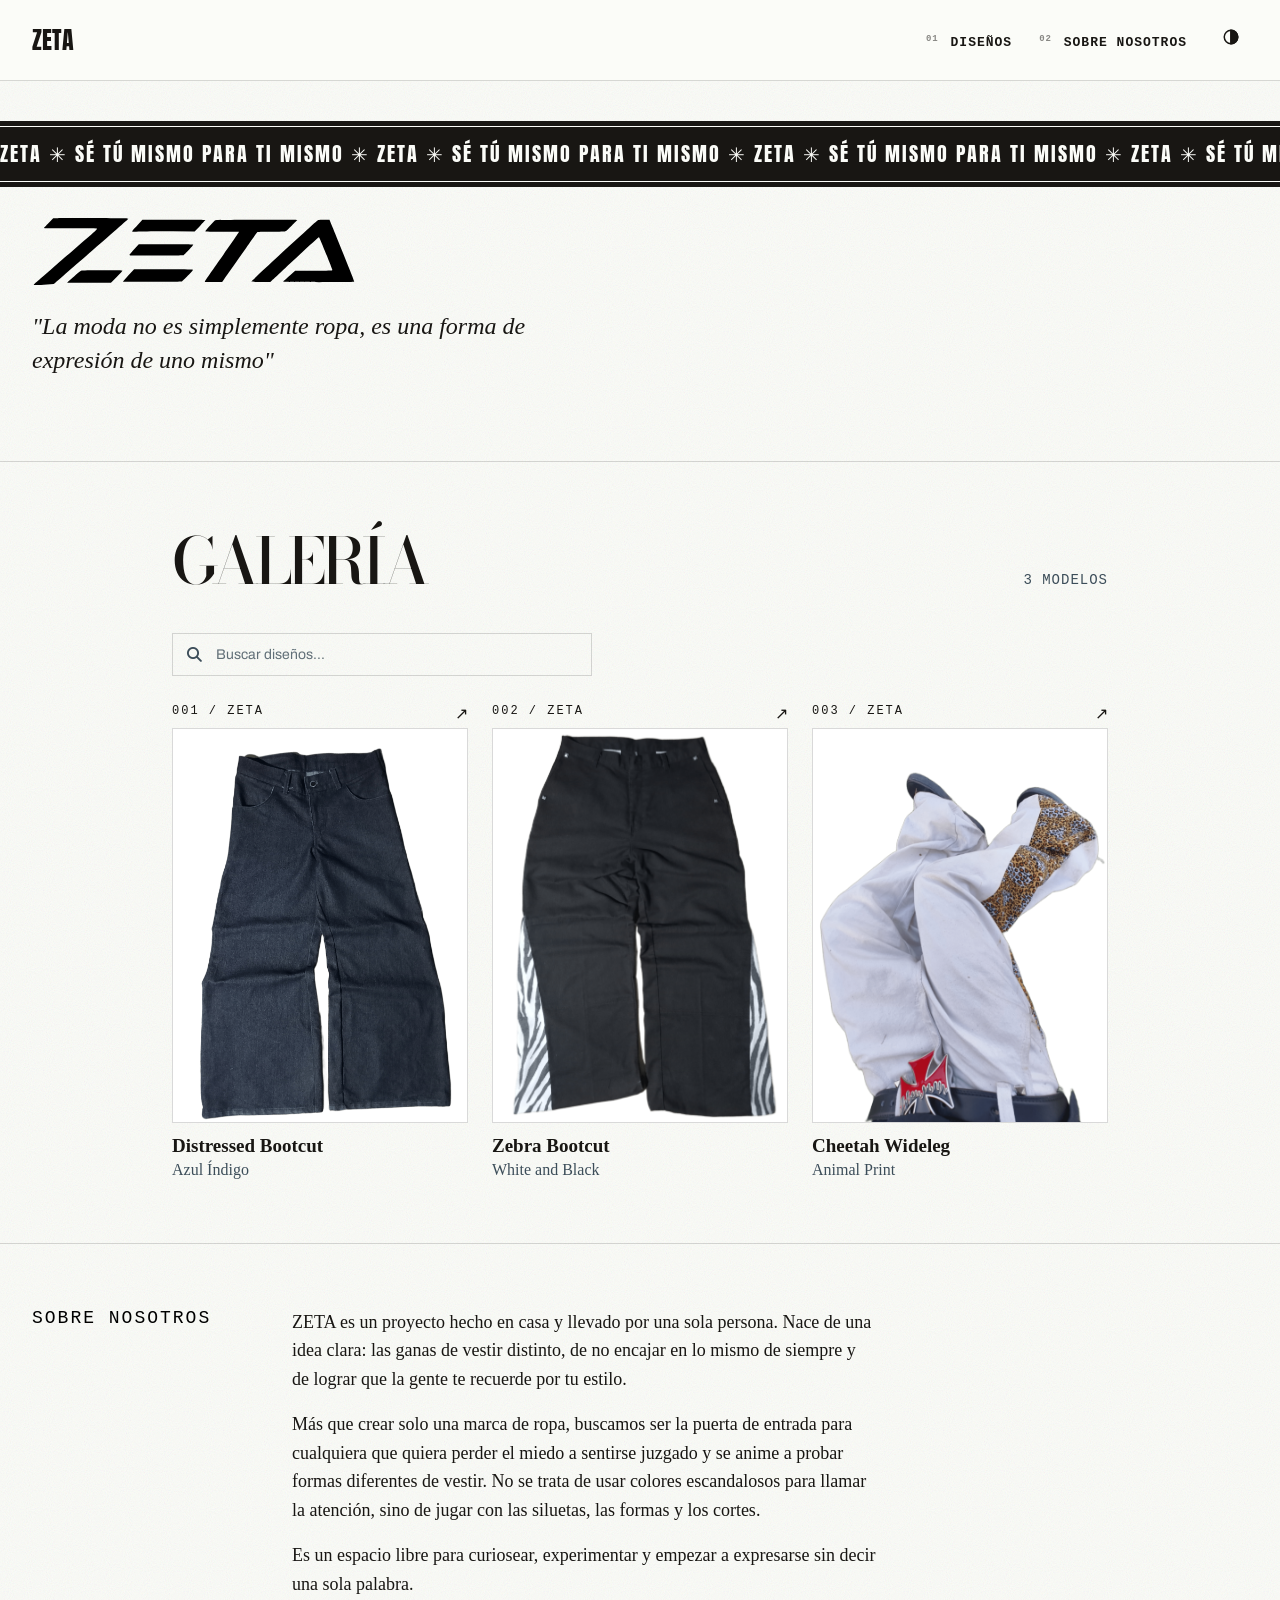
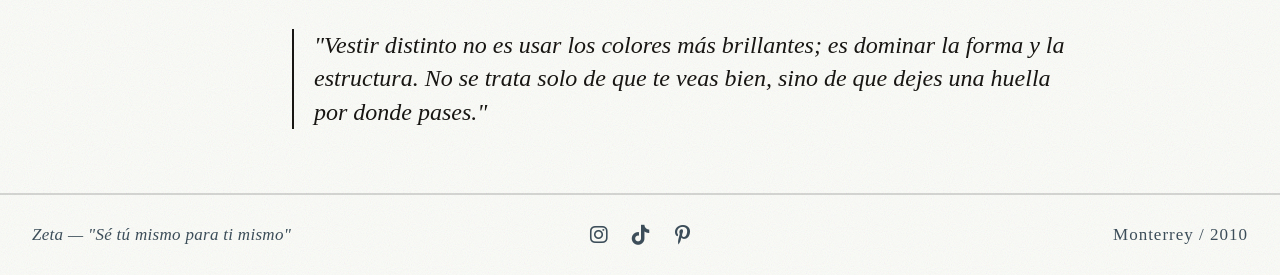
<file: index.html>
<!DOCTYPE html>
<html lang="es">
<head>
  <meta charset="UTF-8">
  <meta name="viewport" content="width=device-width, initial-scale=1.0">
  <title>ZETA | Galería</title>
  <link rel="preconnect" href="https://fonts.googleapis.com">
  <link rel="preconnect" href="https://fonts.gstatic.com" crossorigin>
  <link rel="stylesheet" href="https://fonts.googleapis.com/css2?family=Anton&family=Archivo:wght@400;500;600&display=swap">
  <link rel="stylesheet" href="estilo.css">
  <link rel="stylesheet" href="https://cdnjs.cloudflare.com/ajax/libs/font-awesome/6.5.1/css/all.min.css">
  <link href="https://fonts.googleapis.com/css2?family=Bodoni+Moda:wght@400;500;600;700&display=swap" rel="stylesheet">
</head>
<body id="inicio">
    <!-- Navegación -->
<nav class="wrap">
        <a href="#inicio" class="brandmark" aria-label="Volver al inicio">ZETA</a>
        <div>
            <a href="#galeria" class="nav-link">
                <sup>01</sup> Diseños
            </a>
            <a href="#marca" class="nav-link">
                <sup>02</sup> Sobre nosotros
            </a>
            <button id="theme-toggle" class="theme-btn" aria-label="Cambiar modo de color">
                <svg class="icon-theme" viewBox="0 0 24 24" fill="none" stroke="currentColor" stroke-width="2">
                    <circle cx="12" cy="12" r="9" />
                    <path d="M12 3v18" />
                    <path d="M12 3a9 9 0 0 1 0 18V3z" fill="currentColor" class="eclipse-shade" />
                </svg>
            </button>
        </div>
    </nav>
<header class="hero">
<!-- CINTA EDITORIAL ZETA -->
<div class="cinta">
    <div class="cinta-track">
        <span>
            ZETA ✳ SÉ TÚ MISMO PARA TI MISMO ✳
            ZETA ✳ SÉ TÚ MISMO PARA TI MISMO ✳
            ZETA ✳ SÉ TÚ MISMO PARA TI MISMO ✳
            ZETA ✳ SÉ TÚ MISMO PARA TI MISMO ✳
        </span>
        <span aria-hidden="true">
            ZETA ✳ SÉ TÚ MISMO PARA TI MISMO ✳
            ZETA ✳ SÉ TÚ MISMO PARA TI MISMO ✳
            ZETA ✳ SÉ TÚ MISMO PARA TI MISMO ✳
            ZETA ✳ SÉ TÚ MISMO PARA TI MISMO ✳
        </span>
    </div>
</div>
  <div class="wrap">
    <img class="logo" src="Imágenes zeta/Logo-Zeta-N-2.svg" alt="Logo Zeta">
    <p>"La moda no es simplemente ropa, es una forma de expresión de uno mismo"</p>
  </div>
</header>
<!-- Contenido -->
<main>
  <section id="galeria">
    <div class="wrap">
      <div class="section-head">
        <h2>Galería</h2>
        <span id="modelos-count">3 modelos</span>
      </div>
      <div class="buscador">
        <i class="fa-solid fa-magnifying-glass" aria-hidden="true"></i>
        <input type="search" id="buscarPrenda" placeholder="Buscar diseños..." aria-label="Buscar prendas por nombre o descripción">
      </div>
      <p id="sin-resultados" class="sin-resultados" hidden>
        No se encontraron diseños.
      </p>
      <div class="galeria">
        <a class="tarjeta" href="indigo.html">
          <img class="foto" src="Imágenes zeta/Indigo/IndigoFrente.png" alt="Distressed Bootcut azul índigo">
          <div class="nombre">Distressed Bootcut</div>
          <div class="detalle">Azul Índigo</div>
        </a>
        <a class="tarjeta" href="zebra.html">
          <img class="foto" src="Imágenes zeta/Negro/NegroFrente (1).png" alt="Zebra Bootcut blanco y negro">
          <div class="nombre">Zebra Bootcut</div>
          <div class="detalle">White and Black</div>
        </a>
        <a class="tarjeta">
          <img class="foto" src="Imágenes zeta/Cheetah/CheetahFrente (1).png" alt="Cheetah Wideleg animal print">
          <div class="nombre">Cheetah Wideleg</div>
          <div class="detalle">Animal Print</div>
        </a>
      </div>
    </div>
  </section>
  <section id="marca">
    <div class="wrap marca-grid">
      <div class="label">Sobre nosotros</div>
      <div>
        <p>ZETA es un proyecto hecho en casa y llevado por una sola persona. Nace de una idea clara: las ganas de vestir distinto, de no encajar en lo mismo de siempre y de lograr que la gente te recuerde por tu estilo.</p>
        <p>Más que crear solo una marca de ropa, buscamos ser la puerta de entrada para cualquiera que quiera perder el miedo a sentirse juzgado y se anime a probar formas diferentes de vestir. No se trata de usar colores escandalosos para llamar la atención, sino de jugar con las siluetas, las formas y los cortes.</p>
        <p>Es un espacio libre para curiosear, experimentar y empezar a expresarse sin decir una sola palabra.</p>
        <p>"Vestir distinto no es usar los colores más brillantes; es dominar la forma y la estructura. No se trata solo de que te veas bien, sino de que dejes una huella por donde pases."</p>
      </div>
    </div>
  </section>
</main>
<footer>
  <div class="wrap footer-contenido">
    <span>Zeta — "Sé tú mismo para ti mismo"</span>
    <div class="redes-sociales" aria-label="Redes sociales de ZETA">
      <a href="https://www.instagram.com/zet1taa/" target="_blank" rel="noopener noreferrer" aria-label="Instagram" title="Instagram">
        <i class="fa-brands fa-instagram" aria-hidden="true"></i>
      </a>
      <a href="https://www.tiktok.com/@zet1taa" target="_blank" rel="noopener noreferrer" aria-label="TikTok" title="TikTok">
        <i class="fa-brands fa-tiktok" aria-hidden="true"></i>
      </a>
      <a href="https://mx.pinterest.com/zetaeem/" target="_blank" rel="noopener noreferrer" aria-label="Pinterest" title="Pinterest">
        <i class="fa-brands fa-pinterest-p" aria-hidden="true"></i>
      </a>
    </div>
    <span>Monterrey / 2010</span>
  </div>
</footer>
<script src="main.js" defer></script>
</body>
</html>
</file>
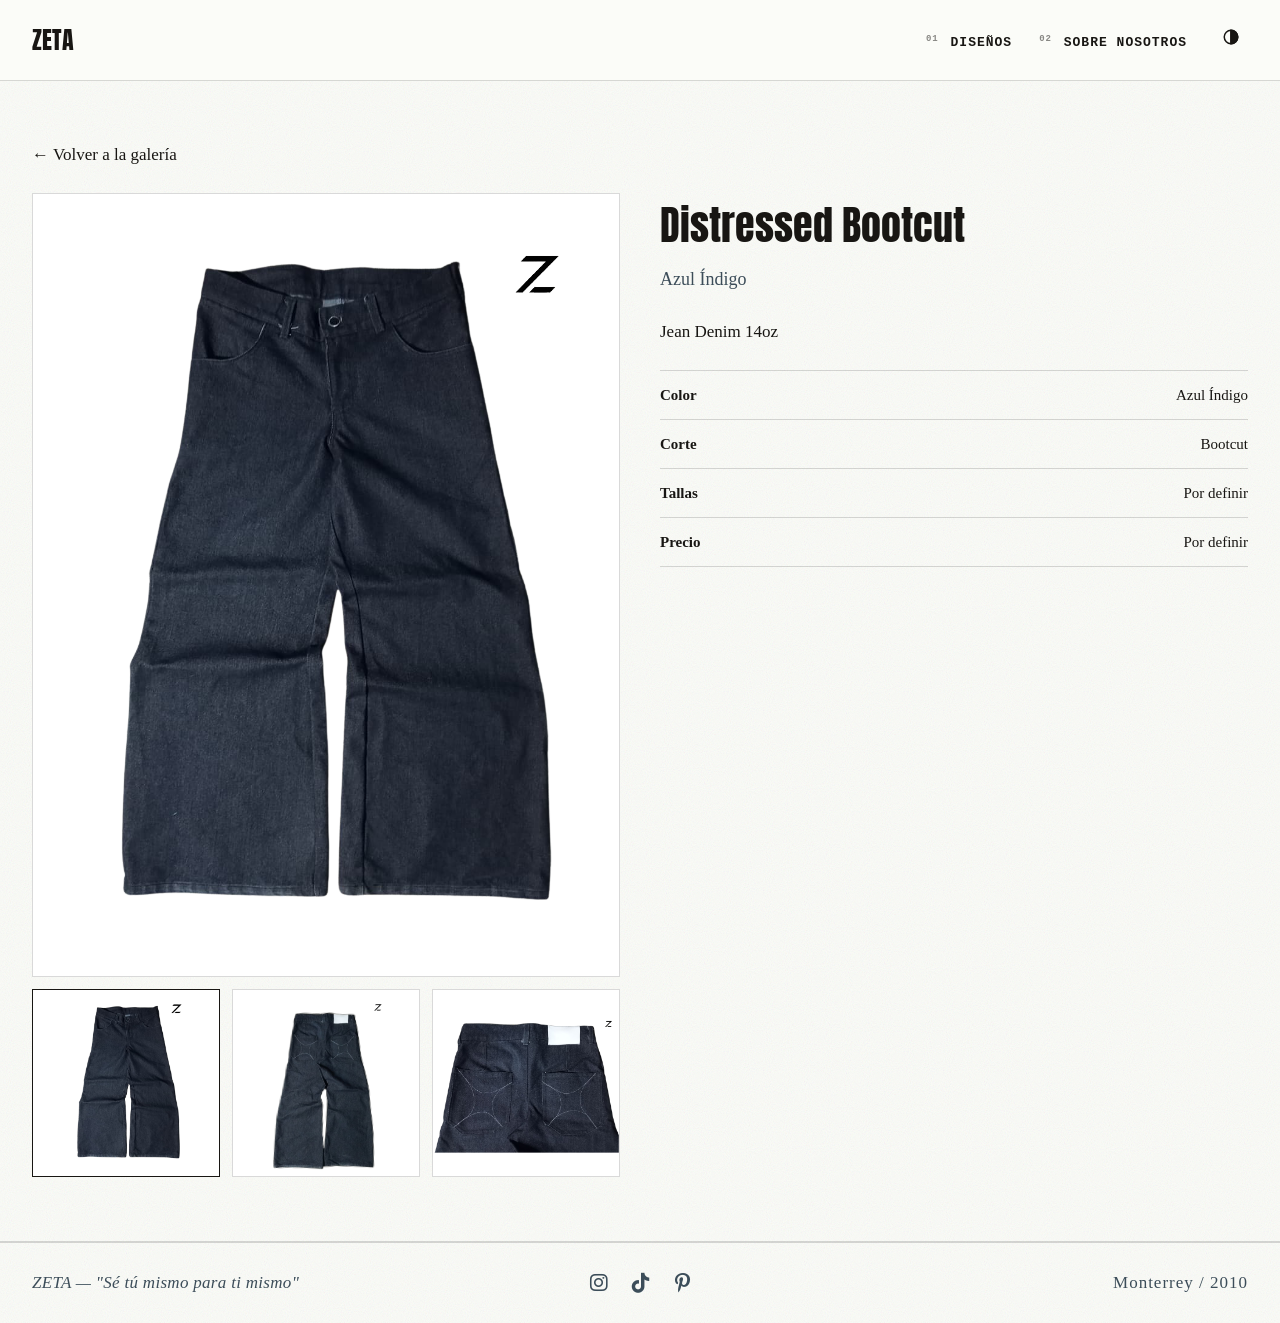
<file: indigo.html>
<!DOCTYPE html>
<html lang="es">
<head>
  <meta charset="UTF-8">
  <meta name="viewport" content="width=device-width, initial-scale=1.0">
  <title>ZETA — Distressed Bootcut</title>
  <link rel="preconnect" href="https://fonts.googleapis.com">
  <link rel="preconnect" href="https://fonts.gstatic.com" crossorigin>
  <link rel="stylesheet" href="https://fonts.googleapis.com/css2?family=Anton&family=Archivo:wght@400;500;600&display=swap">
  <link rel="stylesheet" href="estilo.css">
  <!-- Iconos de redes sociales -->
  <link rel="stylesheet" href="https://cdnjs.cloudflare.com/ajax/libs/font-awesome/6.5.1/css/all.min.css">
</head>
<body>
<!-- Navegación -->
<nav class="wrap">
    <a href="index.html#inicio" class="brandmark" aria-label="Volver al inicio">
        ZETA
    </a>
    <div>
        <a href="index.html#galeria" class="nav-link">
            <sup>01</sup> Diseños
        </a>
        <a href="index.html#marca" class="nav-link">
            <sup>02</sup> Sobre nosotros
        </a>
        <button id="theme-toggle" class="theme-btn" aria-label="Cambiar modo de color">
            <svg class="icon-theme" viewBox="0 0 24 24" fill="none" stroke="currentColor" stroke-width="2">
                <circle cx="12" cy="12" r="9" />
                <path d="M12 3v18" />
                <path d="M12 3a9 9 0 0 1 0 18V3z" fill="currentColor" class="eclipse-shade" />
            </svg>
        </button>
    </div>
</nav>
<!-- Contenido -->
<main>
  <section>
    <div class="wrap">
      <a class="volver" href="index.html#galeria">
        ← Volver a la galería
      </a>
      <div class="detalle-grid">
        <div class="visor">
          <img class="foto" id="foto-principal" src="Imágenes zeta/Indigo/Delantero Bootcut.svg" alt="Distressed Bootcut azul índigo, frente">
          <!-- Vistas de la prenda -->
          <div class="miniaturas">
            <button type="button" class="activa" data-src="Imágenes zeta/Indigo/Delantero Bootcut.svg" data-alt="Distressed Bootcut azul índigo, frente">
              <img class="foto" src="Imágenes zeta/Indigo/Delantero Bootcut.svg" alt="Frente">
            </button>
            <button type="button" data-src="Imágenes zeta/Indigo/Trasero Bootcut.svg" data-alt="Distressed Bootcut azul índigo, espalda">
              <img class="foto" src="Imágenes zeta/Indigo/Trasero Bootcut.svg" alt="Espalda">
            </button>
            <button type="button" data-src="Imágenes zeta/Indigo/Bolsas Bootcut.svg" data-alt="Detalle de los bolsillos traseros con costura en forma de estrella">
              <img class="foto" src="Imágenes zeta/Indigo/Bolsas Bootcut.svg" alt="Detalle bolsillos">
            </button>
          </div>
        </div>
        <div>
          <h1>Distressed Bootcut</h1>
          <p class="color">Azul Índigo</p>
          <p class="desc">Jean Denim 14oz</p>
          <ul class="datos">
            <li>
              <span>Color</span>
              <span>Azul Índigo</span>
            </li>
            <li>
              <span>Corte</span>
              <span>Bootcut</span>
            </li>
            <li>
              <span>Tallas</span>
              <span>Por definir</span>
            </li>
            <li>
              <span>Precio</span>
              <span>Por definir</span>
            </li>
          </ul>
        </div>
      </div>
    </div>
  </section>
</main>
<!-- Footer y redes sociales -->
<footer>
  <div class="wrap footer-contenido">
    <span>ZETA — "Sé tú mismo para ti mismo"</span>
    <div class="redes-sociales" aria-label="Redes sociales de ZETA">
      <a href="https://www.instagram.com/zet1taa/" target="_blank" rel="noopener noreferrer" aria-label="Instagram" title="Instagram">
        <i class="fa-brands fa-instagram" aria-hidden="true"></i>
      </a>
      <a href="https://www.tiktok.com/@zet1taa" target="_blank" rel="noopener noreferrer" aria-label="TikTok" title="TikTok">
        <i class="fa-brands fa-tiktok" aria-hidden="true"></i>
      </a>
      <a href="https://mx.pinterest.com/zetaeem/" target="_blank" rel="noopener noreferrer" aria-label="Pinterest" title="Pinterest">
        <i class="fa-brands fa-pinterest-p" aria-hidden="true"></i>
      </a>
    </div>
    <span>Monterrey / 2010</span>
  </div>
</footer>
<script src="main.js" defer></script>
</body>
</html>
</file>
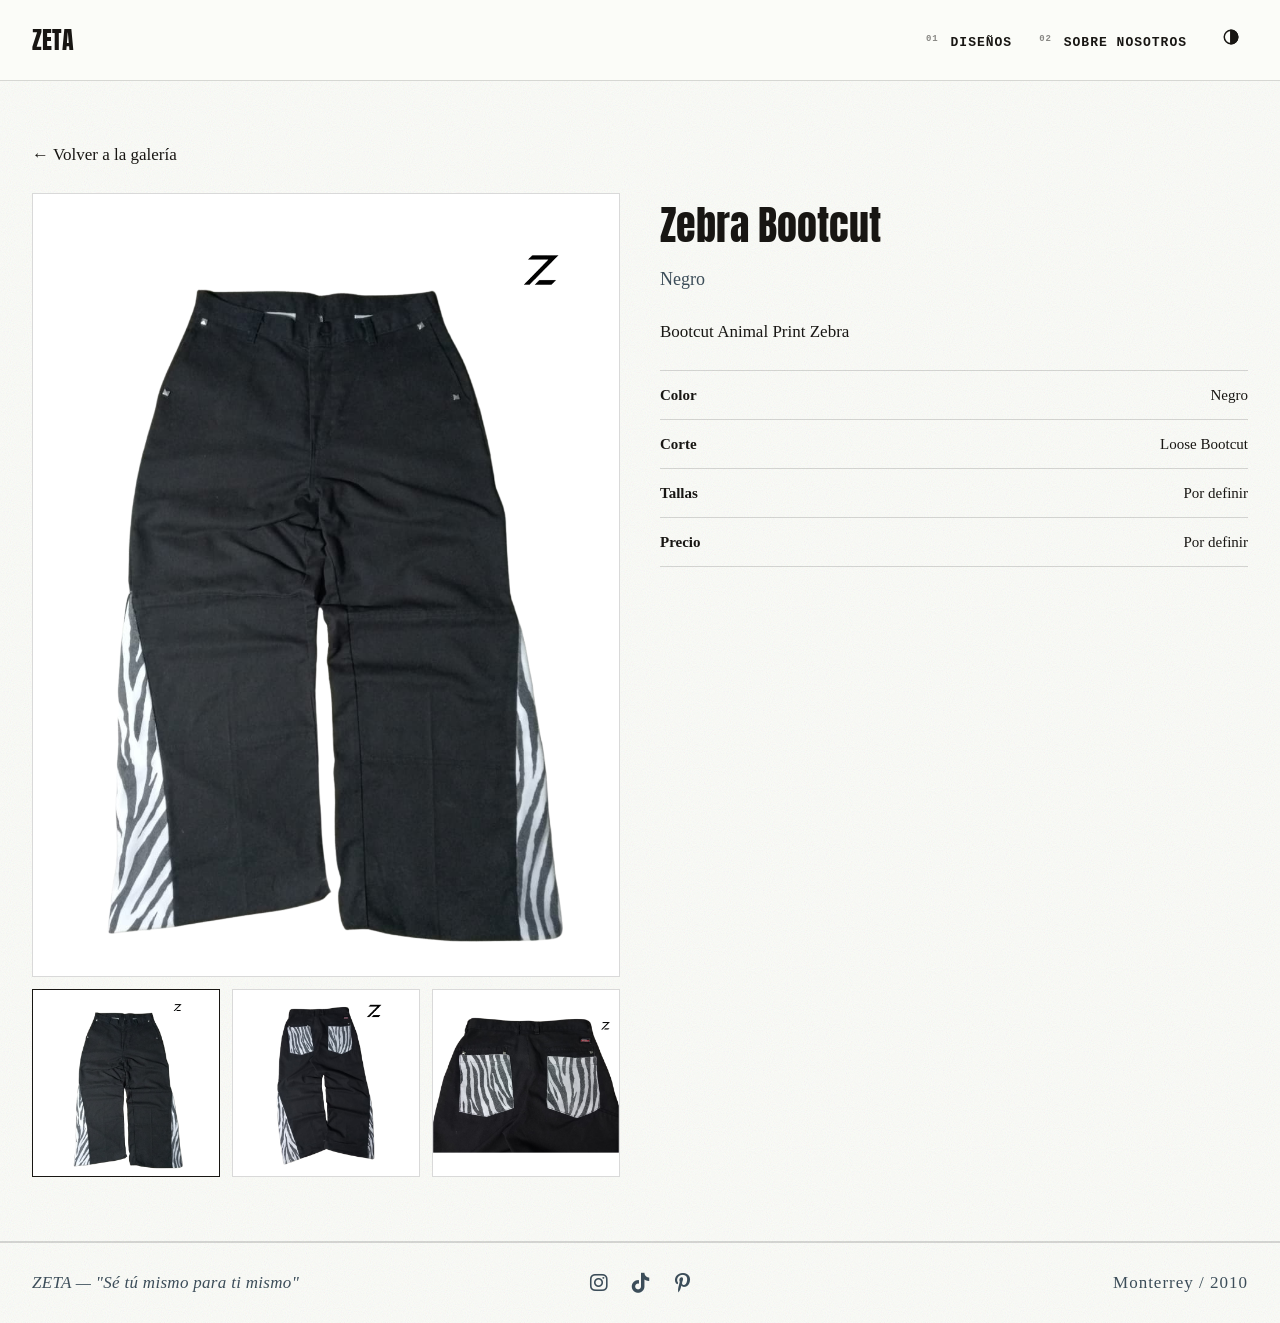
<file: zebra.html>
<!DOCTYPE html>
<html lang="es">
<head>
  <meta charset="UTF-8">
  <meta name="viewport" content="width=device-width, initial-scale=1.0">
  <title>ZETA — Zebra Bootcut</title>
  <link rel="preconnect" href="https://fonts.googleapis.com">
  <link rel="preconnect" href="https://fonts.gstatic.com" crossorigin>
  <link rel="stylesheet" href="https://fonts.googleapis.com/css2?family=Anton&family=Archivo:wght@400;500;600&display=swap">
  <link rel="stylesheet" href="estilo.css">
  <!-- Iconos de redes sociales -->
  <link rel="stylesheet" href="https://cdnjs.cloudflare.com/ajax/libs/font-awesome/6.5.1/css/all.min.css">
</head>
<body>
<!-- Navegación -->
<nav class="wrap">
    <a href="index.html#inicio" class="brandmark" aria-label="Volver al inicio">
        ZETA
    </a>
    <div>
        <a href="index.html#galeria" class="nav-link">
            <sup>01</sup> Diseños
        </a>
        <a href="index.html#marca" class="nav-link">
            <sup>02</sup> Sobre nosotros
        </a>
        <button id="theme-toggle" class="theme-btn" aria-label="Cambiar modo de color">
            <svg class="icon-theme" viewBox="0 0 24 24" fill="none" stroke="currentColor" stroke-width="2">
                <circle cx="12" cy="12" r="9" />
                <path d="M12 3v18" />
                <path d="M12 3a9 9 0 0 1 0 18V3z" fill="currentColor" class="eclipse-shade" />
            </svg>
        </button>
    </div>
</nav>
<!-- Contenido -->
<main>
  <section>
    <div class="wrap">
      <a class="volver" href="index.html#galeria">
        ← Volver a la galería
      </a>
      <div class="detalle-grid">
        <div class="visor">
          <img class="foto" id="foto-principal" src="Imágenes zeta/Negro/DelanteroZebra.svg" alt="Zebra, frente">
          <!-- Vistas de la prenda -->
          <div class="miniaturas">
            <button type="button" class="activa" data-src="Imágenes zeta/Negro/DelanteroZebra.svg" data-alt="Zebra, frente">
              <img class="foto" src="Imágenes zeta/Negro/DelanteroZebra.svg" alt="Frente">
            </button>
            <button type="button" data-src="Imágenes zeta/Negro/TraseroZebra.svg" data-alt="Zebra, espalda">
              <img class="foto" src="Imágenes zeta/Negro/TraseroZebra.svg" alt="Espalda">
            </button>
            <button type="button" data-src="Imágenes zeta/Negro/BolsasZebra.svg" data-alt="Zebra, bolsillos">
              <img class="foto" src="Imágenes zeta/Negro/BolsasZebra.svg" alt="Detalle bolsillos">
            </button>
          </div>
        </div>
        <div>
          <h1>Zebra Bootcut</h1>
          <p class="color">Negro</p>
          <p class="desc">Bootcut Animal Print Zebra</p>
          <ul class="datos">
            <li>
              <span>Color</span>
              <span>Negro</span>
            </li>
            <li>
              <span>Corte</span>
              <span>Loose Bootcut</span>
            </li>
            <li>
              <span>Tallas</span>
              <span>Por definir</span>
            </li>
            <li>
              <span>Precio</span>
              <span>Por definir</span>
            </li>
          </ul>
        </div>
      </div>
    </div>
  </section>
</main>
<!-- Footer y redes sociales -->
<footer>
  <div class="wrap footer-contenido">
    <span>ZETA — "Sé tú mismo para ti mismo"</span>
    <div class="redes-sociales" aria-label="Redes sociales de ZETA">
      <a href="https://www.instagram.com/zet1taa/" target="_blank" rel="noopener noreferrer" aria-label="Instagram" title="Instagram">
        <i class="fa-brands fa-instagram" aria-hidden="true"></i>
      </a>
      <a href="https://www.tiktok.com/@zet1taa" target="_blank" rel="noopener noreferrer" aria-label="TikTok" title="TikTok">
        <i class="fa-brands fa-tiktok" aria-hidden="true"></i>
      </a>
      <a href="https://mx.pinterest.com/zetaeem/" target="_blank" rel="noopener noreferrer" aria-label="Pinterest" title="Pinterest">
        <i class="fa-brands fa-pinterest-p" aria-hidden="true"></i>
      </a>
    </div>
    <span>Monterrey / 2010</span>
  </div>
</footer>
<script src="main.js" defer></script>
</body>
</html>
</file>
<file: estilo.css>
/* Variables y colores */

:root {
    --bone: #FBFCF8;
    --ink: #181613;
    --black: #000000;
    --denim: #3C4D59;
    --line: rgba(24, 22, 19, 0.16);
    --serif: 'Times New Roman', Times, serif;
    --titulo: 'Anton', sans-serif;
}

body {
    --bg-dinamico: var(--bone);
    --texto-dinamico: var(--ink);
    --linea-dinamica: var(--line);
    --denim-dinamico: var(--denim);
    --black-dinamico: var(--black);
}

/* Modo oscuro */

.dark-mode {
    --bg-dinamico: #131210;
    --texto-dinamico: #FBFCF8;
    --linea-dinamica: rgba(251, 252, 248, 0.15);
    --denim-dinamico: #8FA2B0;
    --black-dinamico: #FFFFFF;
}


/* Estilos generales */

* {
    box-sizing: border-box;
}

html {
    width: 100%;
    overflow-x: clip;
    overflow-y: auto;
    scroll-behavior: smooth;
    scroll-padding-top: 100px;
}

body {
    width: 100%;
    min-height: 100vh;
    margin: 0;
    overflow: visible;
    background: var(--bg-dinamico);
    color: var(--texto-dinamico);
    font-family: 'Archivo', sans-serif;
    transition: background 0.3s ease, color 0.3s ease;
}

/* Textura granulada */

body {
    background-image: url("data:image/svg+xml,%3Csvg viewBox='0 0 180 180' xmlns='http://www.w3.org/2000/svg'%3E%3Cfilter id='noise'%3E%3CfeTurbulence type='fractalNoise' baseFrequency='0.95' numOctaves='3' stitchTiles='stitch'/%3E%3C/filter%3E%3Crect width='100%25' height='100%25' opacity='0.12' filter='url(%23noise)'/%3E%3C/svg%3E");
    background-size: 180px 180px;
}

img {
    max-width: 100%;
    height: auto;
}

/* Contenedor general */

.wrap {
    max-width: 1280px;
    margin: 0 auto;
    padding: 0 32px;
}


/* Navegación fija */

nav.wrap {
    position: sticky;
    top: 0;
    z-index: 1000;
    display: flex;
    justify-content: space-between;
    align-items: center;
    width: 100%;
    max-width: none;
    padding: 22px max(32px, calc((100% - 1216px) / 2));
    background: var(--bg-dinamico);
    border-bottom: 1px solid var(--linea-dinamica);
    transition: background 0.3s ease, border-color 0.3s ease;
}

/* Logo de navegación */

nav .brandmark {
    position: relative;
    z-index: 1001;
    display: inline-block;
    font-family: var(--titulo);
    font-size: 24px;
    font-weight: 400;
    color: var(--texto-dinamico);
    text-decoration: none;
    cursor: pointer;
    transition: transform 0.3s ease, text-shadow 0.3s ease;
}

/* Enlaces de navegación */

nav .nav-link {
    position: relative;
    display: inline-block;
    font-family: monospace;
    font-size: 13px;
    font-weight: 600;
    text-transform: uppercase;
    letter-spacing: 1px;
    color: var(--texto-dinamico);
    text-decoration: none;
    padding: 6px 0;
    margin-left: 24px;
    transition: transform 0.3s ease, text-shadow 0.3s ease;
}

/* Numeración del menú */

nav .nav-link sup {
    font-size: 9px;
    opacity: 0.5;
    margin-right: 3px;
    transition: opacity 0.3s ease;
}

/* Subrayado animado */

nav .nav-link::after,
.volver::after {
    content: "";
    position: absolute;
    left: 0;
    width: 0;
    height: 1px;
    background: currentColor;
    transition: width 0.3s ease;
}

nav .nav-link::after {
    bottom: 0;
}


/* Botón de modo oscuro */

.theme-btn {
    background: none;
    border: none;
    cursor: pointer;
    margin-left: 24px;
    padding: 4px 8px;
    border-radius: 4px;
    transition: transform 0.2s ease;
}

.icon-theme {
    display: block;
    width: 18px;
    height: 18px;
    color: var(--texto-dinamico);
    transition: transform 0.5s cubic-bezier(0.4, 0, 0.2, 1);
}

.dark-mode .icon-theme {
    transform: rotate(180deg);
}


/* Portada */

header.hero {
    padding: 40px 0 60px;
    border-bottom: 1px solid var(--linea-dinamica);
}

.logo {
    display: block;
    width: 325px;
    height: auto;
}

.dark-mode .logo {
    filter: invert(1);
}

/* Frase debajo del logo */

header.hero p {
    font-family: var(--serif);
    font-size: 24px;
    font-weight: 400;
    font-style: italic;
    line-height: 1.4;
    max-width: 550px;
    margin-top: 25px;
}


/* Cinta editorial */

.cinta {
    position: relative;
    width: 100%;
    overflow: hidden;
    background: var(--ink);
    color: var(--bone);
    padding: 18px 0;
    margin-bottom: 30px;
    transition: background 0.3s ease, color 0.3s ease;
}

/* Líneas de la cinta */

.cinta::before,
.cinta::after {
    content: "";
    position: absolute;
    left: 0;
    width: 100%;
    height: 1px;
    background: currentColor;
    pointer-events: none;
    z-index: 2;
}

.cinta::before {
    top: 5px;
}

.cinta::after {
    bottom: 5px;
}

/* Texto en movimiento */

.cinta-track {
    display: flex;
    width: max-content;
    animation: cinta-movimiento 30s linear infinite;
    will-change: transform;
}

.cinta-track span {
    display: block;
    flex-shrink: 0;
    white-space: nowrap;
    font-family: var(--titulo);
    font-size: 20px;
    font-weight: 400;
    letter-spacing: 2px;
    line-height: 1.5;
    padding-right: 12px;
}

@keyframes cinta-movimiento {
    from {
        transform: translateX(0);
    }

    to {
        transform: translateX(-50%);
    }
}

.dark-mode .cinta {
    background: var(--bone);
    color: var(--ink);
}


/* Secciones generales */

section {
    padding: 64px 0;
    border-bottom: 1px solid var(--linea-dinamica);
}

.section-head {
    display: flex;
    justify-content: space-between;
    align-items: baseline;
    margin-bottom: 36px;
}

.section-head h2 {
    font-family: var(--titulo);
    font-size: 32px;
    font-weight: 400;
    margin: 0;
}

.section-head span {
    font-size: 14px;
    color: var(--denim-dinamico);
}

/* Título de galería */

#galeria .section-head h2 {
    font-family: 'Bodoni Moda', serif;
    font-size: clamp(36px, 5vw, 65px);
    font-weight: 500;
    text-transform: uppercase;
    letter-spacing: -0.065em;
    line-height: 1.1;
}

/* Contador de modelos */

#galeria .section-head span {
    font-family: monospace;
    text-transform: uppercase;
    letter-spacing: 1px;
}


/* Galería */

#galeria .wrap {
    max-width: 1000px;
}

.galeria {
    display: grid;
    grid-template-columns: repeat(3, minmax(0, 1fr));
    gap: 24px;
}

.tarjeta {
    position: relative;
    display: flex;
    flex-direction: column;
    min-width: 0;
    color: inherit;
    text-decoration: none;
}

.tarjeta[hidden] {
    display: none;
}

/* Fotografías */

.foto {
    display: block;
    width: 100%;
    aspect-ratio: 3 / 4;
    object-fit: cover;
    background: #FFFFFF;
    border: 1px solid var(--linea-dinamica);
    transition: border-color 0.3s ease,
                background 0.3s ease,
                box-shadow 0.3s ease;
}

.dark-mode .foto {
    background: var(--ink);
}

/* Nombre de las prendas */

.galeria .nombre {
    font-family: var(--serif);
    font-size: 19px;
    font-weight: 700;
    margin-top: 12px;
}

/* Descripción de las prendas */

.galeria .detalle {
    font-family: var(--serif);
    font-size: 16px;
    font-weight: 400;
    color: var(--denim-dinamico);
    margin-top: 4px;
}

/* Numeración editorial */

.galeria .tarjeta:nth-child(1) {
    --numero: "001";
}

.galeria .tarjeta:nth-child(2) {
    --numero: "002";
}

.galeria .tarjeta:nth-child(3) {
    --numero: "003";
}

.galeria .tarjeta::before {
    content: var(--numero) " / ZETA";
    font-family: monospace;
    font-size: 12px;
    font-weight: 500;
    letter-spacing: 2px;
    margin-bottom: 10px;
}

/* Flecha de acceso */

.galeria .tarjeta::after {
    content: "↗";
    position: absolute;
    top: 0;
    right: 0;
    font-size: 16px;
    transition: transform 0.3s ease;
}


/* Buscador */

.buscador {
    display: flex;
    align-items: center;
    gap: 12px;
    width: 100%;
    max-width: 420px;
    margin-bottom: 28px;
    padding: 12px 14px;
    border: 1px solid var(--linea-dinamica);
    color: var(--denim-dinamico);
    transition: border-color 0.3s ease;
}

.buscador:focus-within {
    border-color: var(--texto-dinamico);
}

.buscador i {
    font-size: 15px;
}

.buscador input {
    width: 100%;
    min-width: 0;
    border: none;
    outline: none;
    background: transparent;
    color: var(--texto-dinamico);
    font: inherit;
    font-size: 14px;
}

.buscador input::placeholder {
    color: var(--denim-dinamico);
    opacity: 0.8;
}

/* Mensaje sin resultados */

.sin-resultados {
    margin: 0 0 24px;
    color: var(--denim-dinamico);
    font-size: 14px;
}


/* Volver a la galería */

.volver {
    position: relative;
    display: inline-block;
    margin-bottom: 28px;
    font-family: var(--serif);
    font-size: 17px;
    font-weight: 400;
    font-style: normal;
    color: var(--texto-dinamico);
    text-decoration: none;
    border-bottom: none;
    cursor: pointer;
    transition: translate 0.3s ease,
                scale 0.3s ease,
                text-shadow 0.3s ease;
}

.volver::after {
    bottom: -5px;
}


/* Detalles de los modelos */

.detalle-grid {
    display: grid;
    grid-template-columns: repeat(2, minmax(0, 1fr));
    gap: 40px;
    align-items: start;
    font-family: var(--serif);
    font-size: 18px;
    line-height: 1.6;
}

/* Nombre del modelo */

.detalle-grid h1 {
    font-family: var(--titulo);
    font-size: 40px;
    font-weight: 400;
    margin: 0 0 8px;
}

/* Color del modelo */

.detalle-grid .color {
    color: var(--denim-dinamico);
    margin: 0 0 24px;
}

/* Descripción del modelo */

.detalle-grid .desc {
    font-size: 17px;
    line-height: 1.65;
    max-width: 50ch;
}

/* Especificaciones */

.detalle-grid .datos {
    list-style: none;
    padding: 0;
    margin: 24px 0 0;
    border-top: 1px solid var(--linea-dinamica);
}

.detalle-grid .datos li {
    display: flex;
    justify-content: space-between;
    gap: 12px;
    padding: 12px 0;
    border-bottom: 1px solid var(--linea-dinamica);
    font-size: 15px;
}

.detalle-grid .datos li span:first-child {
    font-weight: 600;
}


/* Visor y miniaturas */

.visor .foto {
    object-fit: contain;
}

#foto-principal {
    width: 100%;
}

.miniaturas {
    display: grid;
    grid-template-columns: repeat(3, minmax(0, 1fr));
    gap: 12px;
    margin-top: 12px;
}

.miniaturas button {
    position: relative;
    min-width: 0;
    padding: 0;
    border: none;
    background: none;
    cursor: pointer;
    transition: transform 0.3s ease,
                box-shadow 0.3s ease;
}

.miniaturas .foto {
    aspect-ratio: 1 / 1;
    object-fit: contain;
}

.miniaturas button:hover .foto,
.miniaturas button.activa .foto {
    border-color: var(--texto-dinamico);
}


/* Sobre nosotros */

.marca-grid {
    display: grid;
    grid-template-columns: 220px 1fr;
    gap: 40px;
}

/* Título de la sección */

#marca .label {
    font-family: 'IBM Plex Mono', monospace;
    font-size: 18px;
    font-weight: 500;
    text-transform: uppercase;
    letter-spacing: 2px;
    color: var(--black-dinamico);
}

/* Texto de la marca */

#marca p {
    font-family: var(--serif);
    font-size: 18px;
    font-weight: 400;
    line-height: 1.6;
    max-width: 65ch;
    margin: 0 0 16px;
}

/* Cita editorial */

#marca p:last-child {
    font-size: 24px;
    font-style: italic;
    line-height: 1.4;
    border-left: 2px solid var(--texto-dinamico);
    padding-left: 20px;
    margin-top: 30px;
    margin-bottom: 0;
}


/* Footer */

footer {
    font-family: var(--serif);
    font-size: 17px;
    font-weight: 400;
    letter-spacing: 0.3px;
    padding: 30px 32px;
    border-top: 1px solid var(--linea-dinamica);
}

footer .footer-contenido {
    display: grid;
    grid-template-columns: 1fr auto 1fr;
    align-items: center;
    gap: 24px;
    padding: 0;
    color: var(--denim-dinamico);
}

/* Eslogan del footer */

footer .footer-contenido > span:first-child {
    text-align: left;
    font-style: italic;
}

/* Monterrey / 2010 */

footer .footer-contenido > span:last-child {
    text-align: right;
    letter-spacing: 1px;
}


/* Redes sociales */

.redes-sociales {
    display: flex;
    justify-content: center;
    align-items: center;
    gap: 24px;
}

.redes-sociales a {
    display: inline-flex;
    align-items: center;
    justify-content: center;
    color: var(--denim-dinamico);
    font-size: 20px;
    text-decoration: none;
    transition: color 0.25s ease,
                transform 0.25s ease;
}


/* Animaciones de entrada */

.animaciones-activas .reveal {
    opacity: 0;
    transform: translateY(22px);
    transition: opacity 0.65s ease,
                transform 0.65s ease;
}

.animaciones-activas .reveal.visible {
    opacity: 1;
    transform: translateY(0);
}

/* Entrada de los modelos */

.animaciones-activas .detalle-grid > .reveal {
    transition-duration: 1s;
    transition-timing-function: ease-in-out;
}

/* Entrada y movimiento del enlace */

.animaciones-activas .volver.reveal {
    transition: opacity 1s ease,
                transform 1s ease,
                translate 0.3s ease,
                scale 0.3s ease,
                text-shadow 0.3s ease;
}

/* Entrada y movimiento de tarjetas */

.galeria .tarjeta {
    transition: translate 0.3s ease,
                scale 0.3s ease;
}

.animaciones-activas .galeria .tarjeta.reveal {
    transition: opacity 0.65s ease,
                transform 0.65s ease,
                translate 0.3s ease,
                scale 0.3s ease;
}


/* Animaciones al pasar el cursor */

@media (hover: hover) and (prefers-reduced-motion: no-preference) {

    /* Logo de navegación */

    nav .brandmark:hover {
        transform: translateY(-3px) scale(1.08);
        text-shadow: 0 0 6px var(--linea-dinamica);
    }

    nav .brandmark:active {
        transform: scale(0.95);
    }

    /* Enlaces del menú */

    nav .nav-link:hover {
        transform: translateY(-4px);
        text-shadow: 0 0 8px var(--texto-dinamico);
    }

    nav .nav-link:hover::after,
    .volver:hover::after {
        width: 100%;
    }

    nav .nav-link:hover sup {
        opacity: 1;
    }

    nav .nav-link:active {
        transform: scale(0.95);
    }

    /* Volver a la galería */

    .volver:hover {
        translate: 0 -4px;
        text-shadow: 0 0 8px var(--texto-dinamico);
    }

    .volver:active {
        scale: 0.95;
    }

    /* Botón de tema */

    .theme-btn:hover {
        transform: scale(1.15);
    }

    /* Pausar cinta */

    .cinta:hover .cinta-track {
        animation-play-state: paused;
    }

    /* Tarjetas de la galería */

    .galeria .tarjeta:hover {
        translate: 0 -4px;
        scale: 1.03;
        z-index: 2;
    }

    .galeria .tarjeta:hover .foto {
        border-color: var(--texto-dinamico);
        box-shadow: 0 8px 18px rgba(0, 0, 0, 0.15);
    }

    .galeria .tarjeta:hover .nombre {
        text-decoration: underline;
    }

    .galeria .tarjeta:hover::after {
        transform: translate(3px, -3px);
    }

    .galeria .tarjeta:active {
        translate: 0 0;
        scale: 0.96;
    }

    /* Miniaturas */

    .miniaturas button:hover {
        transform: translateY(-6px) scale(1.08);
        box-shadow: 0 8px 18px rgba(0, 0, 0, 0.15);
        z-index: 2;
    }

    .miniaturas button:active {
        transform: scale(0.96);
    }

    /* Redes sociales */

    .redes-sociales a:hover {
        color: var(--texto-dinamico);
        transform: translateY(-4px);
    }
}


/* Fotografía principal sin zoom */

.zoom-contenedor {
    position: relative;
    overflow: hidden;
    cursor: zoom-in;
}

.zoom-contenedor #foto-principal,
.zoom-contenedor:hover #foto-principal {
    display: block;
    width: 100%;
    transform: none;
}


/* Visor a pantalla completa */

.zoom-pantalla {
    position: fixed;
    inset: 0;
    width: 100%;
    height: 100%;
    max-width: none;
    max-height: none;
    margin: 0;
    padding: 0;
    border: none;
    background: #131210;
    color: #FFFFFF;
    overflow: hidden;
}

.zoom-pantalla[open] {
    display: flex;
    flex-direction: column;
    animation: zoom-aparecer 0.3s ease;
}

/* Área de ampliación */

.zoom-area {
    position: relative;
    flex: 1;
    min-height: 0;
    display: flex;
    align-items: center;
    justify-content: center;
    overflow: hidden;
    touch-action: none;
}

.zoom-area img {
    display: block;
    max-width: 90%;
    max-height: 90%;
    object-fit: contain;
    transform-origin: center;
    user-select: none;
    -webkit-user-drag: none;
    cursor: zoom-in;
}

/* Barra superior del visor */

.zoom-barra {
    display: flex;
    justify-content: space-between;
    align-items: center;
    padding: 18px 25px;
    border-bottom: 1px solid #444;
    font-family: monospace;
    letter-spacing: 2px;
    z-index: 10;
}

/* Controles inferiores */

.zoom-controles {
    display: flex;
    justify-content: center;
    align-items: center;
    gap: 20px;
    padding: 18px;
    border-top: 1px solid #444;
    z-index: 10;
}

/* Botones del visor */

.zoom-pantalla button {
    background: transparent;
    color: #FFFFFF;
    border: 1px solid #777;
    padding: 8px 16px;
    font-family: monospace;
    font-size: 20px;
    cursor: pointer;
    transition: background 0.2s ease,
                color 0.2s ease;
}

.zoom-pantalla button:hover {
    background: #FFFFFF;
    color: #131210;
}

/* Porcentaje de ampliación */

.zoom-porcentaje {
    min-width: 65px;
    text-align: center;
    font-family: monospace;
    font-size: 14px;
}

/* Bloquear desplazamiento */

html.zoom-abierto,
body.zoom-abierto {
    overflow: hidden;
}

/* Entrada del visor */

@keyframes zoom-aparecer {
    from {
        opacity: 0;
    }

    to {
        opacity: 1;
    }
}


/* Diseño para tablet */

@media (max-width: 900px) {

    .galeria {
        grid-template-columns: repeat(2, minmax(0, 1fr));
        gap: 24px;
    }

    .marca-grid {
        grid-template-columns: 1fr;
        gap: 25px;
    }

    header.hero {
        padding: 40px 0;
    }
}


/* Detalles en pantallas pequeñas */

@media (max-width: 700px) {

    .detalle-grid {
        grid-template-columns: 1fr;
        gap: 28px;
    }
}


/* Footer en pantallas pequeñas */

@media (max-width: 650px) {

    footer {
        padding: 30px 20px;
    }

    footer .footer-contenido {
        display: flex;
        flex-direction: column;
        align-items: center;
        justify-content: center;
        gap: 18px;
        text-align: center;
    }

    footer .footer-contenido > span:first-child,
    footer .footer-contenido > span:last-child {
        text-align: center;
    }

    .redes-sociales a {
        min-width: 40px;
        min-height: 40px;
    }

    .buscador {
        max-width: 100%;
    }
}


/* Diseño para celular */

@media (max-width: 600px) {

    /* Contenedores */

    html {
        scroll-padding-top: 120px;
    }

    .wrap {
        padding: 0 20px;
    }

    /* Navegación */

    nav.wrap {
        flex-wrap: wrap;
        justify-content: center;
        gap: 12px;
        padding: 16px 20px;
    }

    nav .nav-link {
        font-size: 11px;
        letter-spacing: 0.5px;
        margin-left: 10px;
    }

    nav .nav-link sup {
        font-size: 8px;
        margin-right: 1px;
    }

    .theme-btn {
        margin-left: 12px;
    }

    /* Portada */

    header.hero {
        padding: 32px 0;
        text-align: center;
    }

    .logo {
        width: 250px;
        margin: 0 auto;
    }

    header.hero p {
        font-size: 20px;
        margin-left: auto;
        margin-right: auto;
    }

    /* Cinta editorial */

    .cinta {
        padding: 15px 0;
    }

    .cinta-track {
        animation-duration: 30s;
    }

    .cinta-track span {
        font-size: 15px;
        letter-spacing: 1.5px;
    }

    /* Secciones */

    section {
        padding: 32px 0;
    }

    .section-head {
        margin-bottom: 20px;
        gap: 12px;
    }

    .section-head span {
        font-size: 12px;
    }

    /* Galería */

    .galeria {
        gap: 20px 12px;
    }

    .galeria .nombre {
        font-size: 17px;
        margin-top: 8px;
    }

    .galeria .detalle {
        font-size: 14px;
    }

    /* Buscador */

    .buscador {
        margin-bottom: 20px;
    }

    #buscarPrenda {
        font-size: 16px;
    }

    /* Detalles de prendas */

    .detalle-grid {
        gap: 24px;
        font-size: 16px;
    }

    .detalle-grid h1 {
        font-size: 32px;
    }

    .detalle-grid .desc {
        font-size: 15px;
    }

    .volver {
        font-size: 15px;
        margin-bottom: 20px;
    }

    /* Miniaturas */

    .miniaturas {
        gap: 10px;
        margin-top: 10px;
    }

    /* Sobre nosotros */

    .marca-grid {
        gap: 18px;
    }

    #marca .label {
        font-size: 15px;
    }

    #marca p {
        font-size: 18px;
    }

    #marca p:last-child {
        font-size: 23px;
    }

    /* Footer */

    footer {
        font-size: 15px;
        padding: 25px 20px;
    }

    footer .footer-contenido {
        gap: 20px;
    }

    .redes-sociales a {
        font-size: 19px;
    }

    /* Visor de fotografías */

    .zoom-barra {
        padding: 12px 15px;
        font-size: 12px;
    }

    .zoom-controles {
        gap: 12px;
        padding: 15px;
    }

    .zoom-area img {
        max-width: 100%;
    }

    /* Evitar desbordamiento de texto */

    h1, h2, h3, p {
        overflow-wrap: break-word;
    }
}


/* Celulares muy pequeños */

@media (max-width: 350px) {

    .wrap {
        padding: 0 15px;
    }

    .galeria {
        gap: 16px 10px;
    }

    .galeria .nombre {
        font-size: 15px;
    }

    .galeria .detalle {
        font-size: 13px;
    }
}


/* Accesibilidad y movimiento reducido */

@media (prefers-reduced-motion: reduce) {

    html {
        scroll-behavior: auto;
    }

    *,
    *::before,
    *::after {
        animation: none !important;
        transition: none !important;
    }

    .animaciones-activas .reveal {
        opacity: 1;
        transform: none;
    }

    /* Cinta estática */

    .cinta-track {
        width: 100%;
    }

    .cinta-track span {
        width: 100%;
        white-space: normal;
        text-align: center;
        padding: 0 15px;
        flex-shrink: 1;
    }

    .cinta-track span[aria-hidden="true"] {
        display: none;
    }
}
</file>
